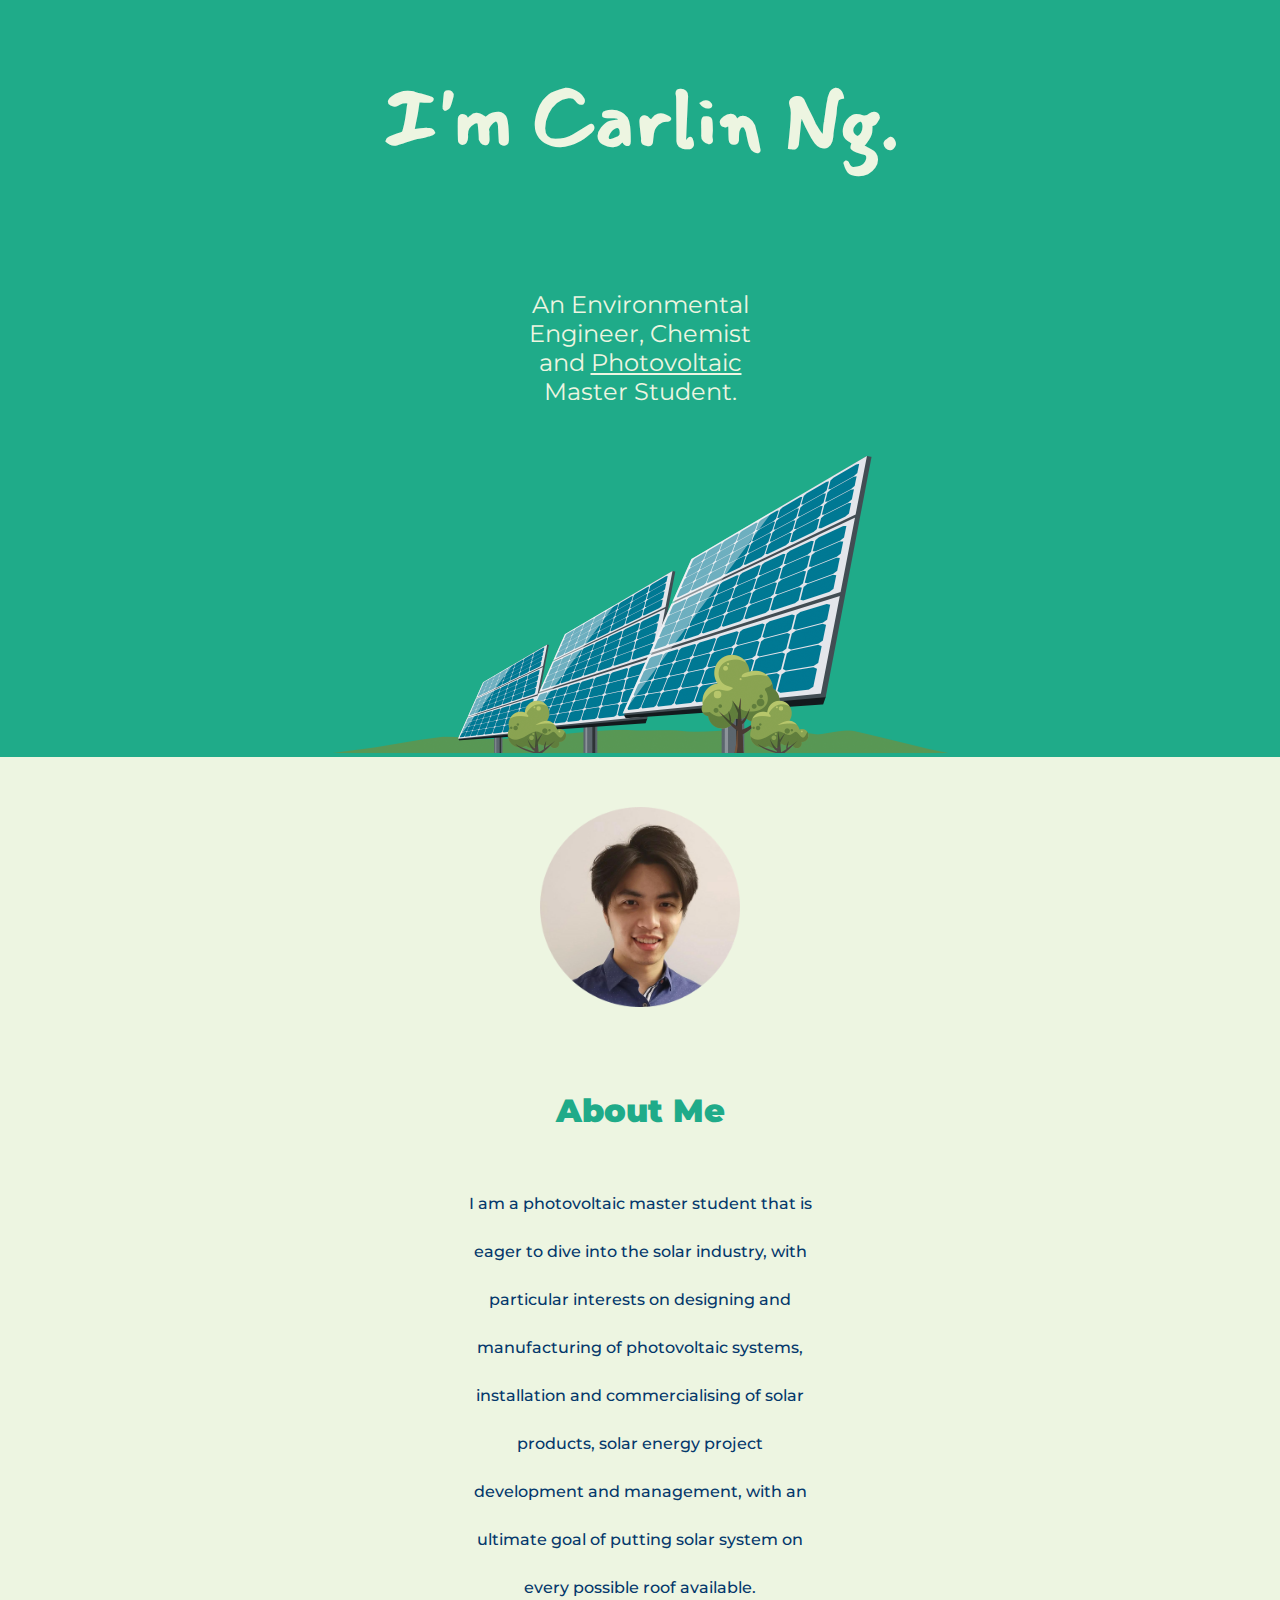
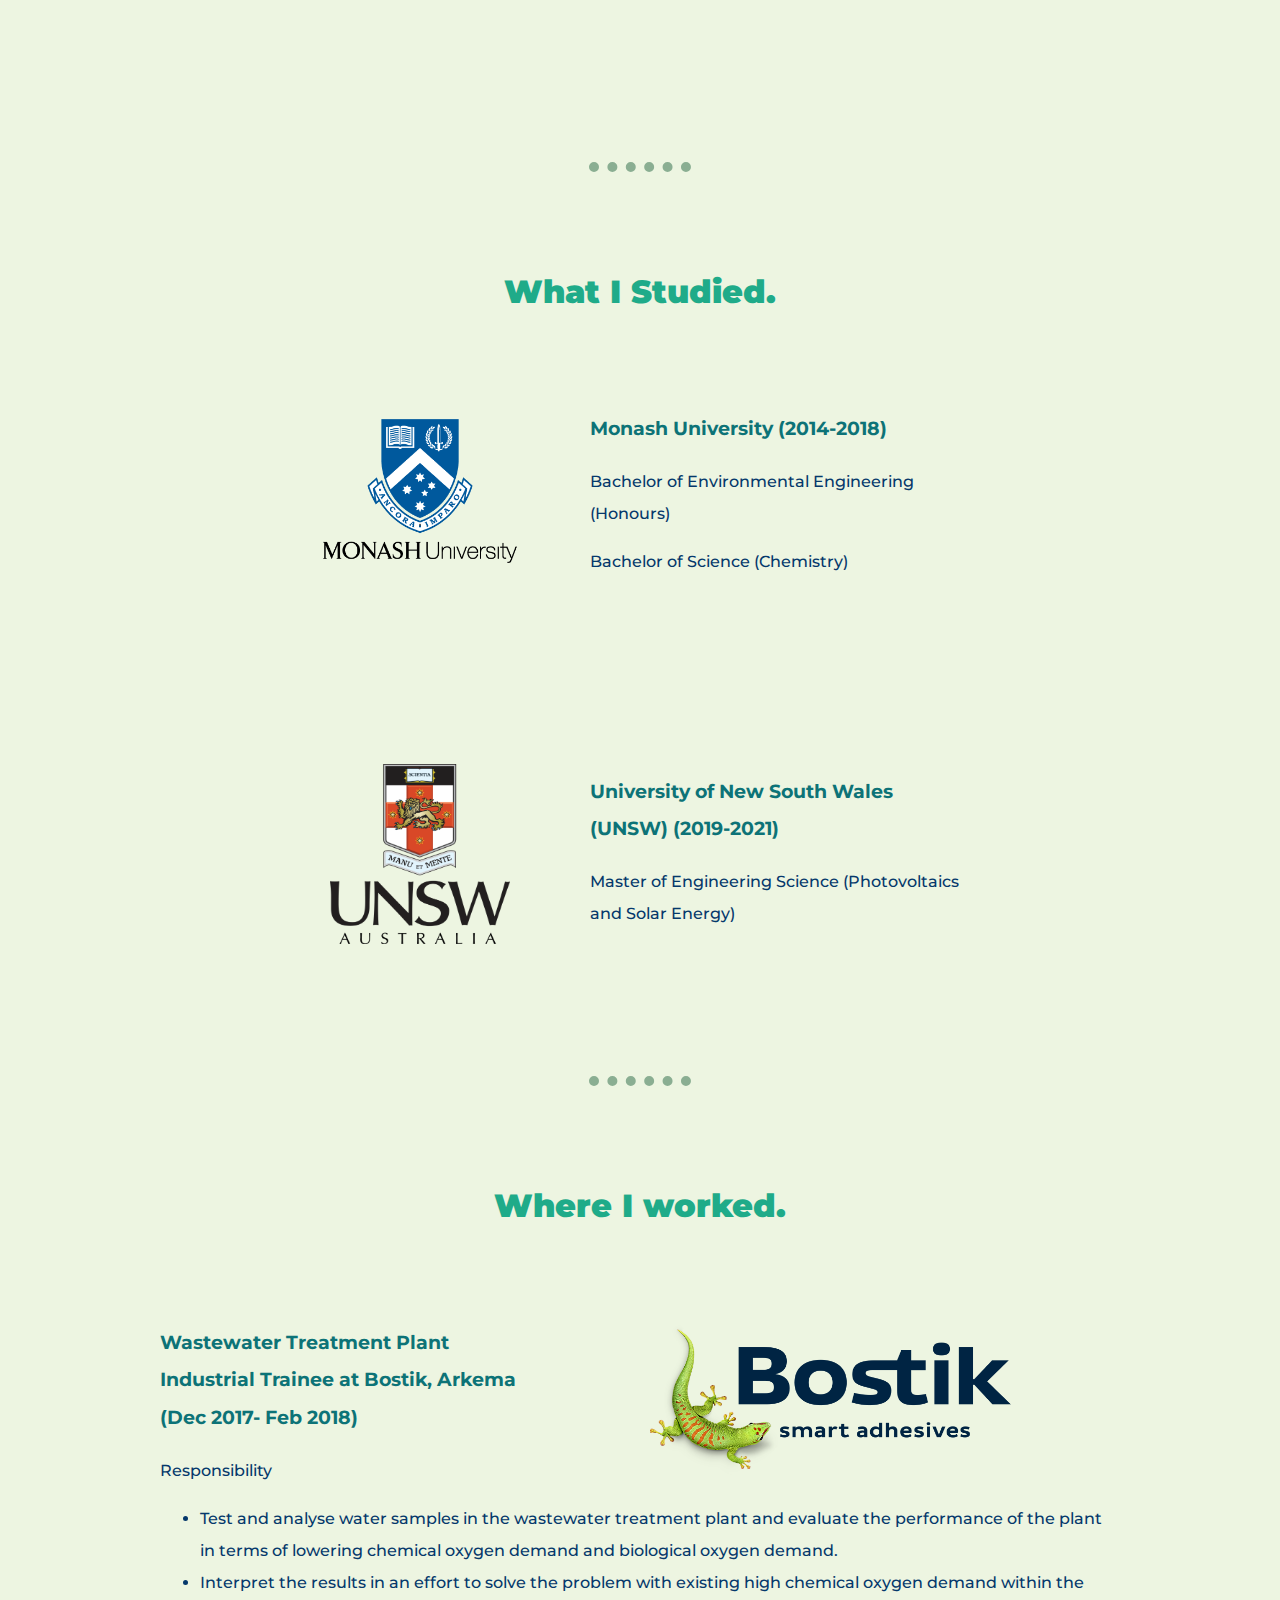
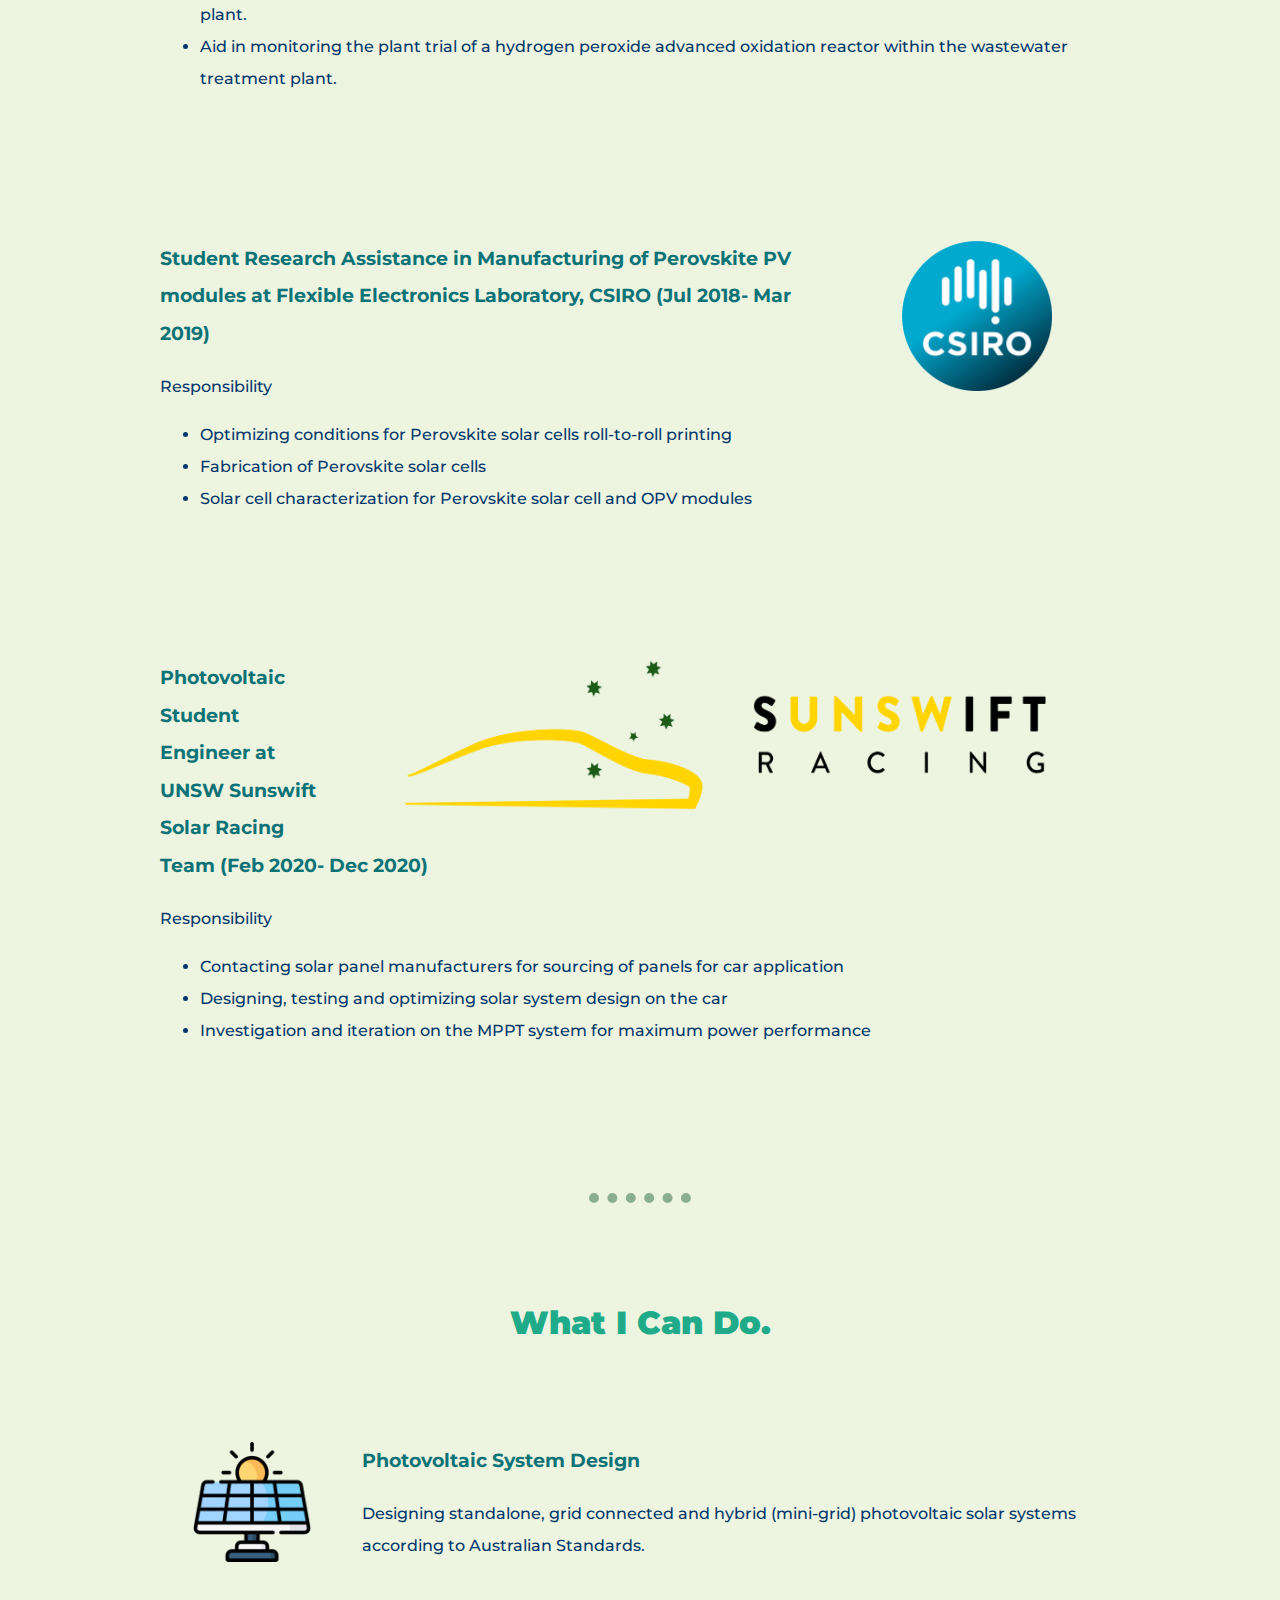
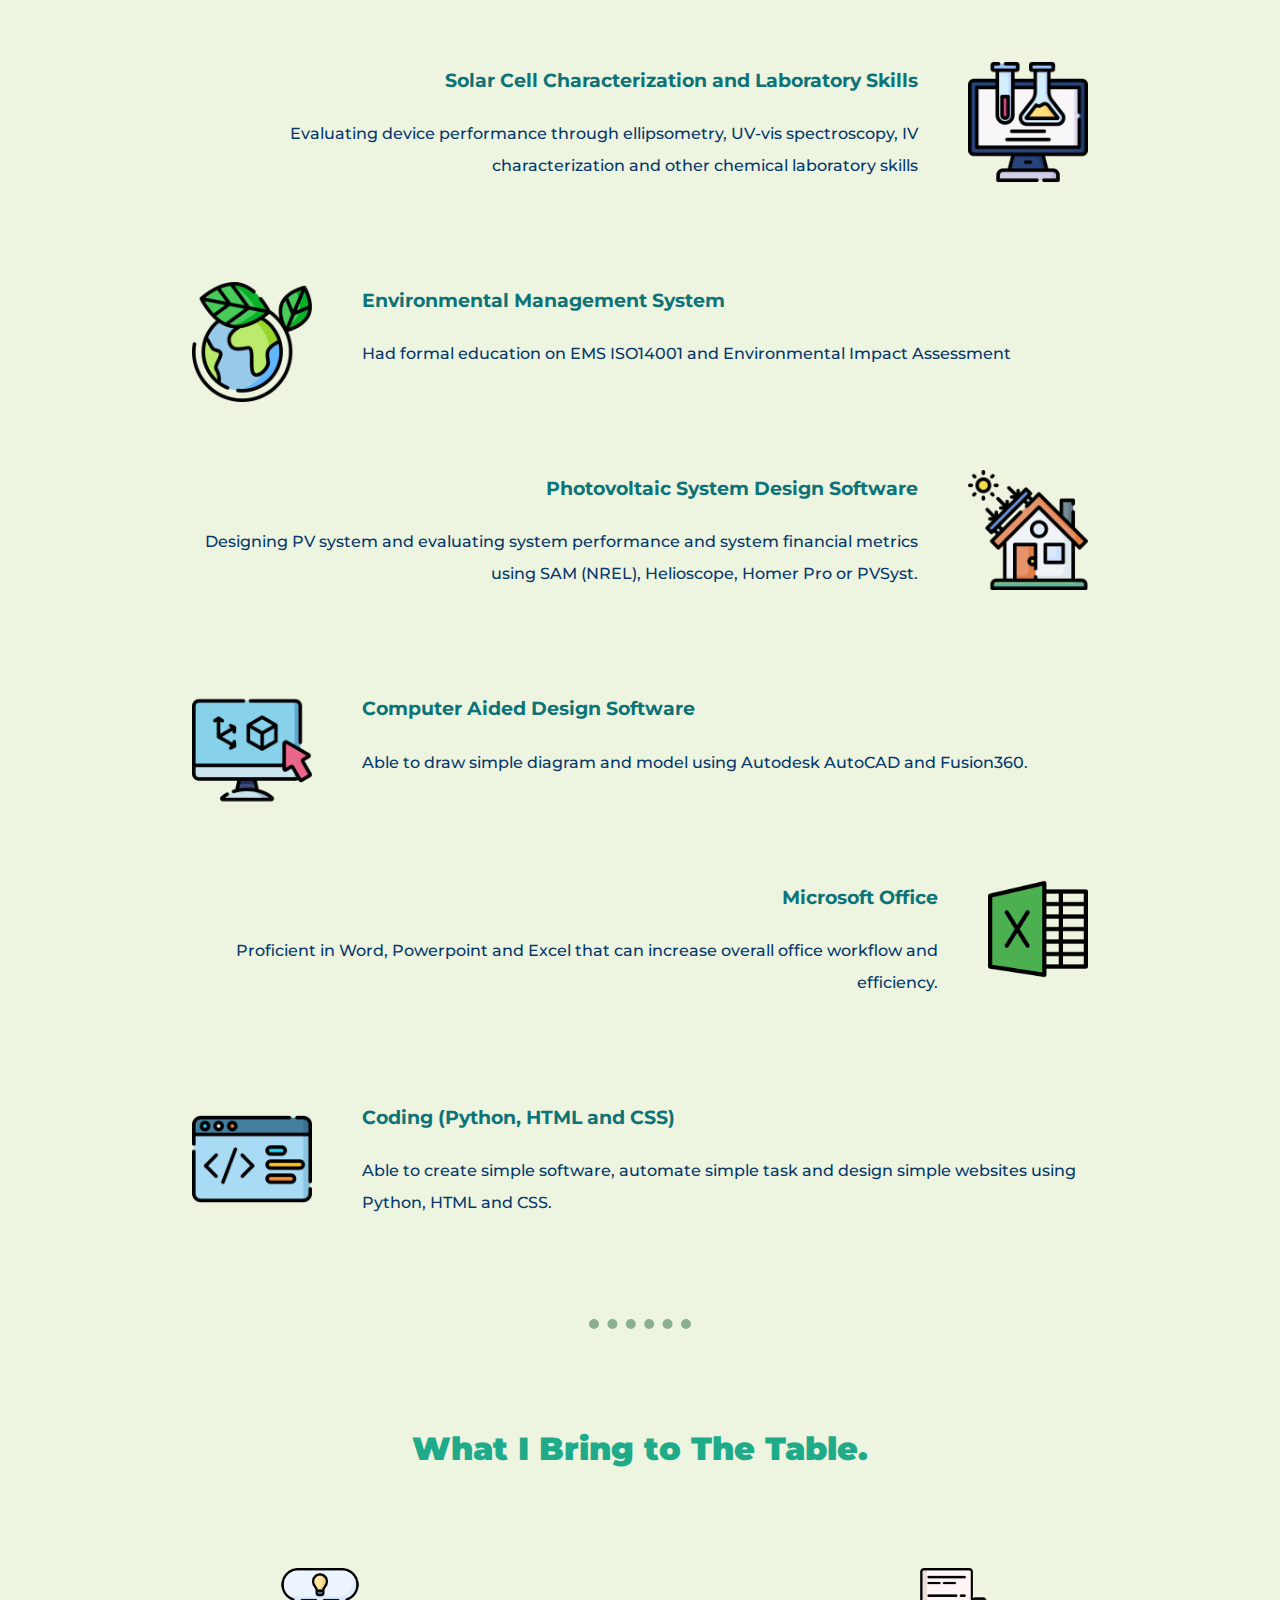
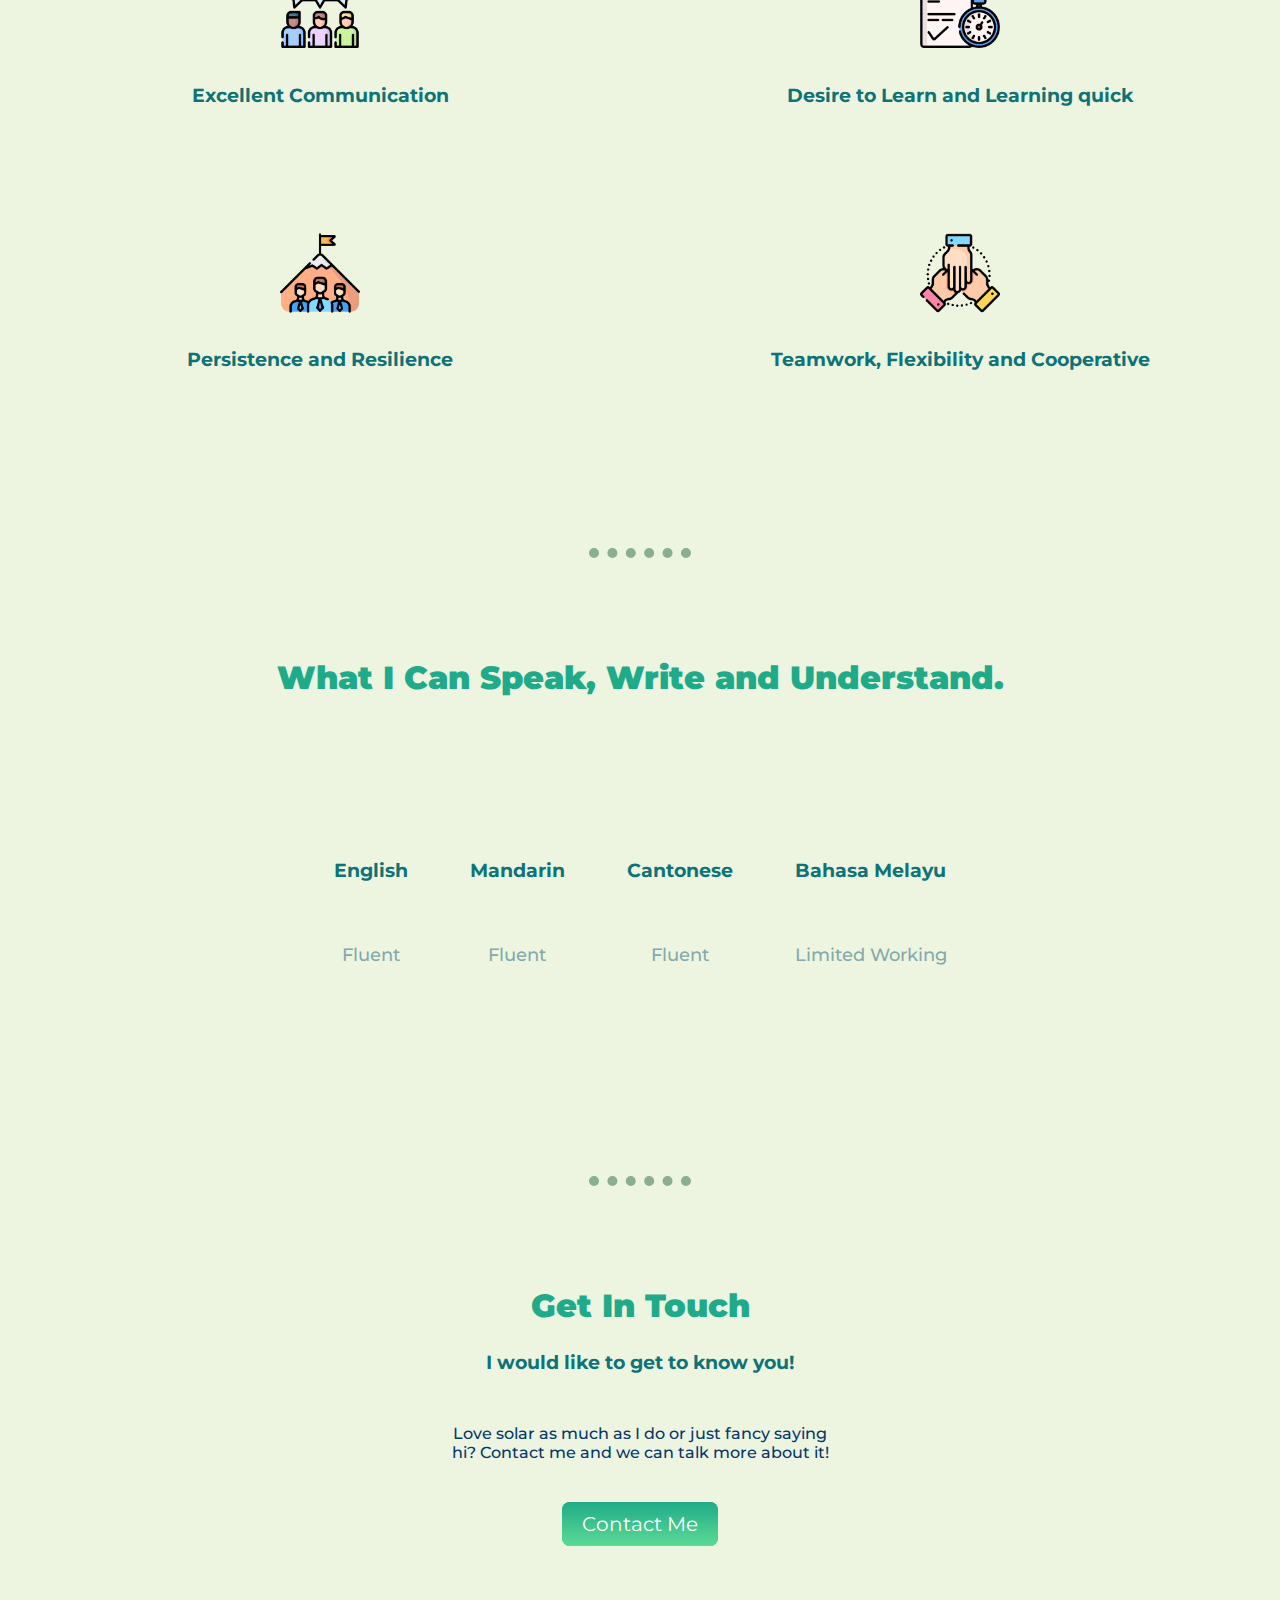
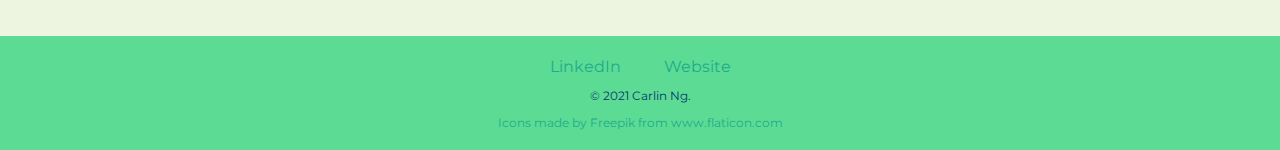
<file: index.html>
<!DOCTYPE html>
<html lang="en">
<head>
    <meta charset="UTF-8">
    <title>Carlin Ng</title>
    <link rel="stylesheet" href="./css/styles.css">
    <link rel="icon" href="favicon.ico">
    <link rel="preconnect" href="https://fonts.gstatic.com">
    <link href="https://fonts.googleapis.com/css2?family=Mansalva&family=Merriweather+Sans:wght@300;800&family=Montserrat:wght@300;500&display=swap" rel="stylesheet">
</head>
<body>
    <div class="top">
        <h1>I'm Carlin Ng.</h1>
        <h2 class="title">An Environmental Engineer, Chemist and <span>Photovoltaic</span> Master Student.</h2>
        <img src="./images/solar.png" alt="solar-bg-img">
    </div>
    <div class="middle">
  <div class="profile">
    <img id="profile_pic" src="./images/Carlin.png" alt="Carlin's Profile Pic">
    <h2>About Me</h2>
    <p class="bio">I am a photovoltaic master student that is eager to dive into the solar industry, with
            particular interests on designing and manufacturing of photovoltaic systems, installation and commercialising of
            solar products, solar energy project development and management, with an ultimate goal of putting solar system
            on every possible roof available.</p>
  </div>
  <hr>
  <div class="education">
    <h2>What I Studied.</h2>
    <div class="education-row">
      <img class="monash_img" src="./images/monash.png" alt="monash-img">
      <h3>Monash University (2014-2018)</h3>
      <p>Bachelor of Environmental Engineering (Honours)</p>
      <p>Bachelor of Science (Chemistry)</p>
    </div>
    <div class="education-row">
      <img class="unsw_img" src="./images/University-of-New-South-Wales.png" alt="unsw-img">
      <h3>University of New South Wales (UNSW) (2019-2021)</h3>
      <p>Master of Engineering Science (Photovoltaics and Solar Energy)</p>
    </div>
  </div>
  <hr>
  <div class="workexperience">
    <h2>Where I worked.</h2>
    <div class="experience-row">
      <img class="bostik-img" src="./images/bostik.png" alt="Bostik-img">
      <h3>Wastewater Treatment Plant Industrial Trainee at Bostik, Arkema (Dec 2017- Feb 2018)</h3>
      <p>Responsibility</p>
      <ul>
          <li>Test and analyse water samples in the wastewater treatment plant and evaluate the performance of the plant in terms of lowering chemical oxygen demand and biological oxygen demand.</li>
          <li>Interpret the results in an effort to solve the problem with existing high chemical oxygen demand within the plant.</li>
          <li>Aid in monitoring the plant trial of a hydrogen peroxide advanced oxidation reactor within the wastewater treatment plant.</li>
      </ul>
    </div>
    <div class="experience-row">
      <img class="csiro-img" src="./images/csiro.png" alt="CSIRO-img">
      <h3>Student Research Assistance in Manufacturing of Perovskite PV modules at Flexible Electronics Laboratory, CSIRO (Jul 2018- Mar 2019)</h3>
      <p>Responsibility</p>
      <ul>
          <li>Optimizing conditions for Perovskite solar cells roll-to-roll printing</li>
          <li>Fabrication of Perovskite solar cells</li>
          <li>Solar cell characterization for Perovskite solar cell and OPV modules</li>
      </ul>
    </div>
    <div class="experience-row">
      <img class="sunswift-img" src="./images/sunswift.png" alt="Sunswift-img">
      <h3>Photovoltaic Student Engineer at UNSW Sunswift Solar Racing Team (Feb 2020- Dec 2020)</h3>
      <p>Responsibility</p>
      <ul>
          <li>Contacting solar panel manufacturers for sourcing of panels for car application</li>
          <li>Designing, testing and optimizing solar system design on the car</li>
          <li>Investigation and iteration on the MPPT system for maximum power performance</li>
      </ul>
    </div>
  </div>
  <hr>
  <div class="skills">
    <h2>What I Can Do.</h2>
    <div class="left-row">
      <img class="design-img" src="./images/design.png" alt="System Design-img">
      <h3>Photovoltaic System Design</h3>
      <p>Designing standalone, grid connected and hybrid (mini-grid) photovoltaic solar systems according to Australian Standards.</p>
    </div>
    <div class="right-row">
      <img class="research-img" src="./images/research.png" alt="Lab-img">
      <h3>Solar Cell Characterization and Laboratory Skills</h3>
      <p>Evaluating device performance through ellipsometry, UV-vis spectroscopy, IV characterization and other chemical laboratory skills</p>
    </div>
      <div class="left-row">
      <img class="enviro-img" src="./images/enviro.png" alt="EMS-img">
      <h3>Environmental Management System</h3>
      <p>Had formal education on EMS ISO14001 and Environmental Impact Assessment</p>
    </div>
      <div class="right-row">
      <img class="system-img" src="./images/solar-home.png" alt="Solar home-img">
      <h3>Photovoltaic System Design Software</h3>
      <p>Designing PV system and evaluating system performance and system financial metrics using SAM (NREL), Helioscope, Homer Pro or PVSyst.</p>
    </div>
      <div class="left-row">
      <img class="cad-img" src="./images/cad.png" alt="CAD-img">
      <h3>Computer Aided Design Software</h3>
      <p>Able to draw simple diagram and model using Autodesk AutoCAD and Fusion360.</p>
    </div>
      <div class="right-row">
      <img class="office-img" src="./images/office.png" alt="MS Office-img">
      <h3>Microsoft Office</h3>
      <p>Proficient in Word, Powerpoint and Excel that can increase overall office workflow and efficiency. </p>
    </div>
      <div class="left-row">
      <img class="code-img" src="./images/code.png" alt="Coding-img">
      <h3>Coding (Python, HTML and CSS)</h3>
      <p>Able to create simple software, automate simple task and design simple websites using Python, HTML and CSS.</p>
    </div></div>
  <hr>
      <div class="soft-skills">
    <h2>What I Bring to The Table.</h2>
      <div class="grid">
    <div class="soft-row">
      <img class="communication-img" src="./images/communication.png" alt="Communication-img">
      <h3>Excellent Communication</h3>
    </div>
    <div class="soft-row">
      <img class="fast-img" src="./images/fast.png" alt="Learn Quick-img">
      <h3>Desire to Learn and Learning quick</h3>
    </div>
      <div class="soft-row">
      <img class="nvrgvup-img" src="./images/nevergiveup.png" alt="Never Give Up-img">
      <h3>Persistence and Resilience</h3>
    </div>
      <div class="soft-row">
      <img class="teamwork-img" src="./images/teamwork.png" alt="Teamwork-img">
      <h3>Teamwork, Flexibility and Cooperative</h3>
      </div>
      </div>
  </div>
  <hr>
  <div class="language">
    <h2>What I Can Speak, Write and Understand.</h2>
    <table class="lang_table" cellspacing="60">
        <thead>
        <tr>
            <th class="language">English</th>
            <th class="language">Mandarin</th>
            <th class="language">Cantonese</th>
            <th class="language">Bahasa Melayu</th>
        </tr>
        </thead>
        <tbody>
        <tr>
            <th class="proficiency">Fluent</th>
            <th class="proficiency">Fluent</th>
            <th class="proficiency">Fluent</th>
            <th class="proficiency">Limited Working</th>
        </tr>
        </tbody>
    </table>
  </div>
  <hr>
  <div class="contact-me">
    <h2>Get In Touch</h2>
    <h3>I would like to get to know you!</h3>
    <p class="contact-msg">Love solar as much as I do or just fancy saying hi? Contact me and we can talk more about it!</p>
    <a class="btn" href="mailto:carlin5845@gmail.com">Contact Me</a>
  </div>
</div>


<div class="bottom">
  <a class="footer-link" href="https://www.linkedin.com/in/car-lin-ng-7bb01a16b/">LinkedIn</a>
  <a class="footer-link" href="https://carlin9.github.io/cv/">Website</a>
  <p class="copyright">© 2021 Carlin Ng.</p>
    <div class="copyright1">Icons made by <a href="https://www.freepik.com" title="Freepik">Freepik</a> from <a href="https://www.flaticon.com/" title="Flaticon">www.flaticon.com</a></div>
</div>
</body>
</html>
</file>
<file: css/styles.css>
/* ------------------------------------Page Setup---------------------------------- */
body {
    margin: 0;
    text-align: center;
    font-family: 'Merriweather Sans', sans-serif;
}

.top {
    background-color: #1fab89;
}

.middle {
    background-color: #edf5e1;
}

.bottom {
    background-color: #5cdb95;
    padding: 20px 0;
}

hr {
    border-style: none;
    border-top-style: dotted;
    border-width: 10px;
    border-color: #8aae92;
    margin: 100px auto;
    width: 8%;
}

h1 {
    color: #edf5e1;
    font-family: 'Mansalva', cursive;
    font-size: 5rem;
    line-height: 3;
    margin-top: 0px;
    margin-bottom: 0;
    padding-bottom: 50px;
}

h2 {
    color: #1fab89;
    font-family: 'Montserrat', sans-serif;
    font-size: 2rem;
    font-weight: 1000;
    margin-top: 80px;
}

h3 {
    font-family: 'Montserrat', sans-serif;
    color: #0d7377;
}

a {
    color: #1fab89;
    font-family: 'Montserrat', sans-serif;
    text-decoration: none;
}

span {
    text-decoration: underline;
}

p {
    color: #05386b;
    font-family: 'Montserrat', sans-serif;
    font-weight: 500;
}

li {
    color: #05386b;
    font-family: 'Montserrat', sans-serif;
    font-weight: 500;
}

/* ----------------------------------------------Container---------------------------------------- */

.profile {
    padding: 50px;
}


/* Bio */

#profile_pic {
    width: 200px;
}

.title {
    color: #edf5e1;
    font-size: 1.5rem;
    font-weight: normal;
    margin: 0 auto 50px auto;
    width: 20%;
}

.bio {
    color: #05386b;
    font-weight: 500;
    line-height: 3;
    margin: 50px auto 0px auto;
    width: 30%;

}

/* ------------------------------------------------Education-------------------------------- */
.monash_img {
    float: left;
    margin-right: 50px;
    width: 220px;
    height: 220px;
    position: relative;
    right: 10px;
    bottom: 10px;
}

.unsw_img {
    float: left;
    margin-right: 70px;
    width: 180px;
    height: 180px;
    padding: 10px;
}

.education-row {
    width: 50%;
    margin: 50px auto 100px auto;
    text-align: left;
    line-height: 2;
    padding: 30px;
}

/* ----------------------------------------------Experience--------------------------- */
.experience-row {
    width: 75%;
    margin: 50px auto 50px auto;
    text-align: left;
    line-height: 2;
    padding: 30px;
}

.bostik-img {
    float: right;
    margin-left: 100px;
    width: 450px;
    height: 150px;
    padding: 20px;
}

.csiro-img {
    float: right;
    margin-left: 100px;
    width: 150px;
    height: 150px;
    padding: 20px;
    position: relative;
    right: 5%;
}

.sunswift-img {
    float: right;
    margin-left: 100px;
    width: 650px;
    height: 150px;
    padding: 20px;
    position: relative;
    right: 5%;
}

/* Hard Skills */
.left-row {
    width: 70%;
    margin: 100px auto 100px auto;
    text-align: left;
    line-height: 2;
}

.right-row {
    width: 70%;
    margin: 100px auto 100px auto;
    text-align: right;
    line-height: 2;
}

.design-img {
    float: left;
    margin-right: 50px;
    width: 120px;
    height: 120px;
}

.research-img {
    float: right;
    margin-left: 50px;
    width: 120px;
    height: 120px;
}

.enviro-img {
    float: left;
    margin-right: 50px;
    width: 120px;
    height: 120px;
}

.system-img {
    float: right;
    margin-left: 50px;
    width: 120px;
    height: 120px;
}

.cad-img {
    float: left;
    margin-right: 50px;
    width: 120px;
    height: 120px;
}

.office-img {
    float: right;
    margin-left: 50px;
    width: 100px;
    height: 100px;
}

.code-img {
    float: left;
    margin-right: 50px;
    width: 120px;
    height: 120px;
}

/* Soft Skills */
.grid {
    display: grid;
    grid-template-columns: 2fr 2fr;
    margin-top: 50px;
}

.soft-row {
    margin: 50px auto;
    line-height: 2;
}

.communication-img {
    width: 80px;
    height: 80px;
}

.fast-img {
    width: 80px;
    height: 80px;
}

.nvrgvup-img {
    width: 80px;
    height: 80px;
}

.teamwork-img {
    width: 80px;
    height: 80px;
}

/* Language */
.lang_table {
    margin: 50px auto 50px auto;
    padding: 50px;
}

.language {
    font-family: 'Montserrat', sans-serif;
    color: #0d7377;
    font-size: 1.1em;
}

.proficiency {
    color: #84a9ac;
    font-family: 'Montserrat', sans-serif;
    font-weight: 500;
}

/* Contact */
.contact-me {
    padding-bottom: 100px;
}

.contact-msg {
    margin: 50px auto;
    width: 30%;
}

.Contact-img {
    width: 100px;
    height: 100px;
    margin-bottom: 30px;
}

.btn {
  background: #1fab89;
  background-image: -webkit-linear-gradient(top, #1fab89, #5cdb95);
  background-image: -moz-linear-gradient(top, #1fab89, #5cdb95);
  background-image: -ms-linear-gradient(top, #1fab89, #5cdb95);
  background-image: -o-linear-gradient(top, #1fab89, #5cdb95);
  background-image: linear-gradient(to bottom, #1fab89, #5cdb95);
  -webkit-border-radius: 8;
  -moz-border-radius: 8;
  border-radius: 8px;
  font-family: 'Montserrat', sans-serif;
  color: #ffffff;
  font-size: 20px;
  padding: 10px 20px 10px 20px;
  text-decoration: none;
}

.btn:hover {
  background: #9df3c4;
  background-image: -webkit-linear-gradient(top, #9df3c4, #00b8a9);
  background-image: -moz-linear-gradient(top, #9df3c4, #00b8a9);
  background-image: -ms-linear-gradient(top, #9df3c4, #00b8a9);
  background-image: -o-linear-gradient(top, #9df3c4, #00b8a9);
  background-image: linear-gradient(to bottom, #9df3c4, #00b8a9);
  text-decoration: none;
}

/* Footer */
.footer-link {
    margin: 10px 20px 80px;
}

.footer-link:hover {
    color: #9df3c4;
}

.copyright {
    color: #05386b;
    font-family: 'Montserrat', sans-serif;
    font-size: 0.75rem;
    font-weight: normal;
}

.copyright1 {
    color: #1fab89;
    font-family: 'Montserrat', sans-serif;
    font-size: 0.75rem;
    font-weight: normal;
}
</file>
